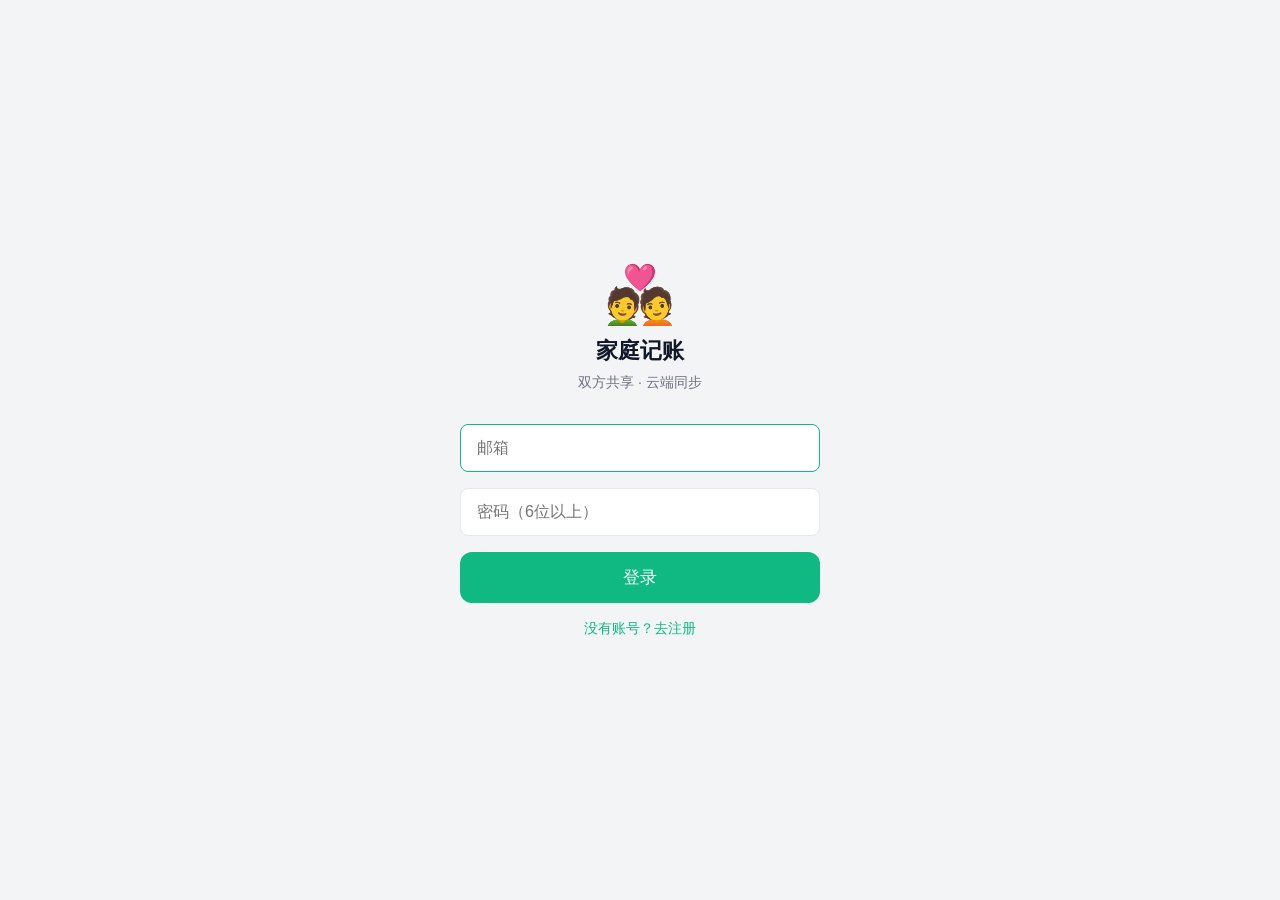
<file: index.html>
<!DOCTYPE html>
<html lang="zh-CN">
<head>
<meta charset="UTF-8">
<meta name="viewport" content="width=device-width,initial-scale=1,maximum-scale=1,user-scalable=no,viewport-fit=cover">
<meta name="theme-color" content="#10B981">
<meta name="apple-mobile-web-app-capable" content="yes">
<meta name="apple-mobile-web-app-status-bar-style" content="black-translucent">
<meta name="apple-mobile-web-app-title" content="家庭记账">
<link rel="apple-touch-icon" href="data:image/svg+xml,<svg xmlns='http://www.w3.org/2000/svg' viewBox='0 0 100 100'><rect width='100' height='100' rx='22' fill='%2310B981'/><text x='50' y='68' font-size='60' font-weight='bold' fill='white' text-anchor='middle' font-family='system-ui'>¥</text></svg>">
<link rel="icon" href="data:image/svg+xml,<svg xmlns='http://www.w3.org/2000/svg' viewBox='0 0 100 100'><rect width='100' height='100' rx='22' fill='%2310B981'/><text x='50' y='68' font-size='60' font-weight='bold' fill='white' text-anchor='middle' font-family='system-ui'>¥</text></svg>">
<link rel="manifest" href="./manifest.json">
<title>家庭记账</title>
  <script type="module" crossorigin src="./assets/index-BBAviy8T.js"></script>
  <link rel="modulepreload" crossorigin href="./assets/charts-DAw9JuPd.js">
  <link rel="stylesheet" crossorigin href="./assets/index-BR_Z8yIj.css">
</head>
<body>
<div id="root"></div>
</body>
</html>
</file>
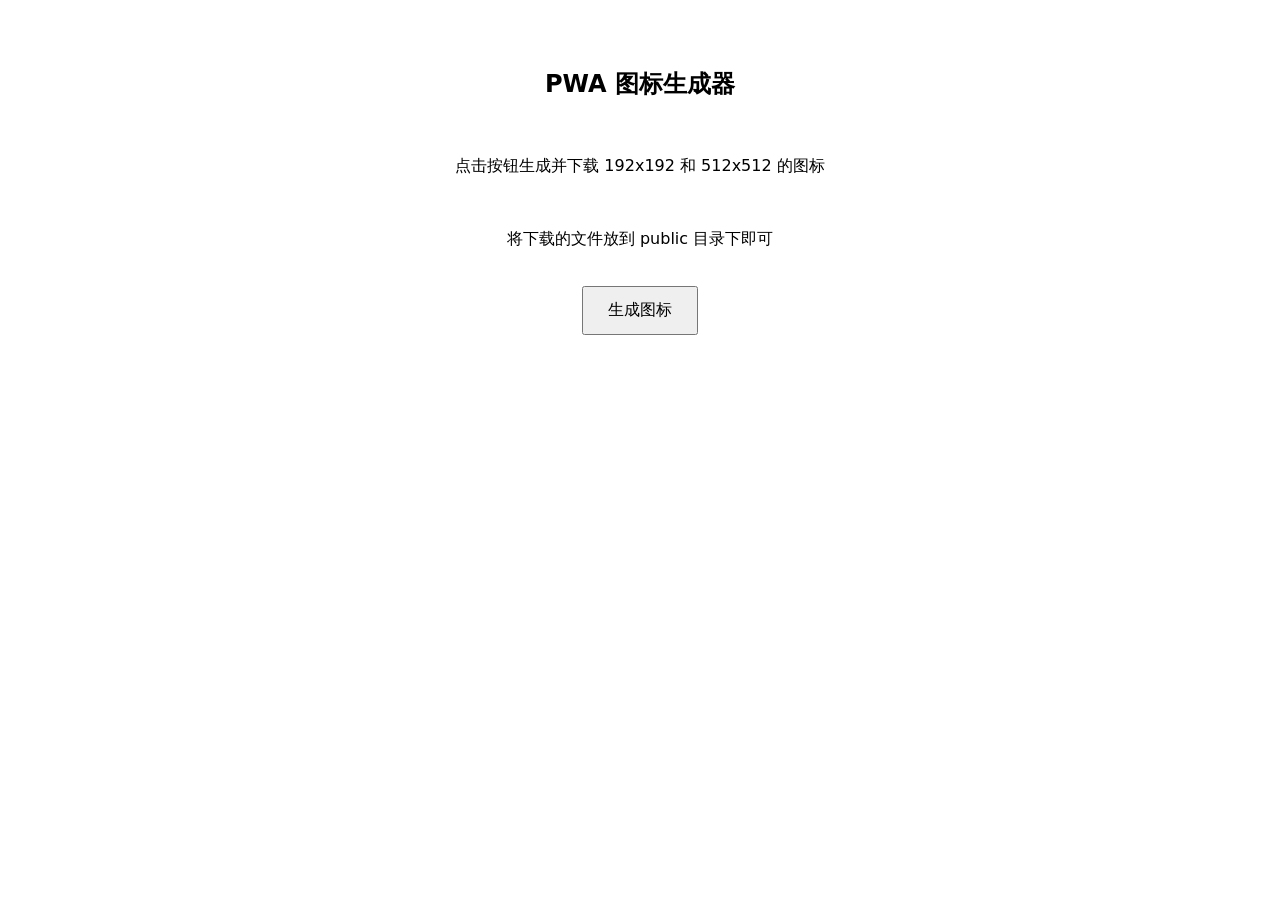
<file: generate-icons.html>
<!DOCTYPE html>
<html lang="zh">
<head>
  <meta charset="UTF-8">
  <title>生成图标</title>
  <style>
    body { font-family: system-ui; display: flex; flex-direction: column; align-items: center; padding: 40px; gap: 20px; }
    button { padding: 12px 24px; font-size: 16px; cursor: pointer; }
    canvas { display: none; }
  </style>
</head>
<body>
  <h2>PWA 图标生成器</h2>
  <p>点击按钮生成并下载 192x192 和 512x512 的图标</p>
  <p>将下载的文件放到 public 目录下即可</p>
  <button onclick="generate()">生成图标</button>
  <canvas id="c"></canvas>

  <script>
    function drawIcon(size) {
      const c = document.getElementById('c');
      c.width = size;
      c.height = size;
      const ctx = c.getContext('2d');

      // Background
      ctx.fillStyle = '#10B981';
      ctx.beginPath();
      ctx.roundRect(0, 0, size, size, size * 0.22);
      ctx.fill();

      // White ¥ symbol
      ctx.fillStyle = '#fff';
      ctx.font = `bold ${size * 0.45}px system-ui`;
      ctx.textAlign = 'center';
      ctx.textBaseline = 'middle';
      ctx.fillText('¥', size / 2, size / 2);
    }

    function download(size) {
      drawIcon(size);
      const c = document.getElementById('c');
      c.toBlob(blob => {
        const a = document.createElement('a');
        a.href = URL.createObjectURL(blob);
        a.download = 'icon-' + size + '.png';
        a.click();
      });
    }

    function generate() {
      download(192);
      setTimeout(() => download(512), 300);
    }
  </script>
</body>
</html>
</file>
<file: assets/index-BR_Z8yIj.css>
*,*:before,*:after{box-sizing:border-box;margin:0;padding:0}:root{--c-primary: #10B981;--c-primary-light: #D1FAE5;--c-primary-dark: #059669;--c-danger: #EF4444;--c-danger-light: #FEE2E2;--c-warning: #F59E0B;--c-warning-light: #FEF3C7;--c-bg: #F3F4F6;--c-surface: #FFFFFF;--c-text: #111827;--c-text-secondary: #6B7280;--c-text-muted: #9CA3AF;--c-border: #E5E7EB;--c-income: #10B981;--c-expense: #EF4444;--nav-h: 60px;--safe-bottom: env(safe-area-inset-bottom, 0px);--safe-top: env(safe-area-inset-top, 0px);--radius: 12px;--radius-sm: 8px;--shadow: 0 1px 3px rgba(0,0,0,.08), 0 1px 2px rgba(0,0,0,.06);--shadow-lg: 0 10px 15px -3px rgba(0,0,0,.08), 0 4px 6px -4px rgba(0,0,0,.04)}html,body,#root{height:100%;-webkit-tap-highlight-color:transparent;-webkit-font-smoothing:antialiased}body{font-family:-apple-system,BlinkMacSystemFont,Segoe UI,PingFang SC,Hiragino Sans GB,Microsoft YaHei,sans-serif;font-size:15px;color:var(--c-text);background:var(--c-bg);overscroll-behavior:none;user-select:none;-webkit-user-select:none}input,textarea,select{font:inherit;color:inherit}.app{display:flex;flex-direction:column;height:100%;max-width:480px;margin:0 auto;position:relative;background:var(--c-bg)}.page{flex:1;overflow-y:auto;padding:16px 16px calc(var(--nav-h) + var(--safe-bottom) + 16px);-webkit-overflow-scrolling:touch}.bottom-nav{position:fixed;bottom:0;left:50%;transform:translate(-50%);width:100%;max-width:480px;height:calc(var(--nav-h) + var(--safe-bottom));padding-bottom:var(--safe-bottom);background:var(--c-surface);border-top:1px solid var(--c-border);display:flex;align-items:center;justify-content:space-around;z-index:100}.nav-item{display:flex;flex-direction:column;align-items:center;gap:2px;padding:6px 12px;cursor:pointer;color:var(--c-text-muted);transition:color .15s;-webkit-tap-highlight-color:transparent;border:none;background:none;font:inherit;font-size:11px}.nav-item.active{color:var(--c-primary)}.nav-item .nav-icon{font-size:22px;line-height:1}.fab{position:fixed;bottom:calc(var(--nav-h) + var(--safe-bottom) + 20px);right:20px;width:56px;height:56px;border-radius:50%;background:var(--c-primary);color:#fff;border:none;font-size:28px;display:flex;align-items:center;justify-content:center;cursor:pointer;box-shadow:0 4px 12px #10b98166;z-index:90;transition:transform .15s,box-shadow .15s}.fab:active{transform:scale(.92);box-shadow:0 2px 6px #10b9814d}.card{background:var(--c-surface);border-radius:var(--radius);padding:16px;box-shadow:var(--shadow)}.card+.card{margin-top:12px}.stats-hero{text-align:center;padding:8px 0 16px}.stats-label{font-size:14px;color:var(--c-text-secondary);margin-bottom:4px}.stats-amount{font-size:40px;font-weight:700;letter-spacing:-1px;color:var(--c-text)}.stats-amount.expense{color:var(--c-expense)}.stats-row{display:flex;gap:12px;margin-top:12px}.stats-row>*{flex:1}.stat-card{background:var(--c-surface);border-radius:var(--radius);padding:14px;text-align:center;box-shadow:var(--shadow)}.stat-card .stat-value{font-size:22px;font-weight:700;margin-top:4px}.stat-card .stat-value.green{color:var(--c-income)}.stat-card .stat-value.red{color:var(--c-expense)}.stat-card .stat-label{font-size:12px;color:var(--c-text-secondary)}.alert-list{display:flex;flex-direction:column;gap:8px}.alert-item{display:flex;align-items:center;gap:10px;padding:10px 12px;border-radius:var(--radius-sm);background:var(--c-warning-light);font-size:13px}.alert-item.over{background:var(--c-danger-light)}.alert-bar-wrap{flex:1;height:6px;background:#00000014;border-radius:3px;overflow:hidden}.alert-bar{height:100%;border-radius:3px;background:var(--c-warning);transition:width .3s}.alert-bar.over{background:var(--c-danger)}.tx-item{display:flex;align-items:center;gap:12px;padding:12px 0}.tx-item+.tx-item{border-top:1px solid var(--c-border)}.tx-icon{width:40px;height:40px;border-radius:10px;background:var(--c-bg);display:flex;align-items:center;justify-content:center;font-size:20px;flex-shrink:0}.tx-info{flex:1;min-width:0}.tx-category{font-size:14px;font-weight:500}.tx-note{font-size:12px;color:var(--c-text-secondary);margin-top:2px;overflow:hidden;text-overflow:ellipsis;white-space:nowrap}.tx-date{font-size:11px;color:var(--c-text-muted);margin-top:2px}.tx-amount{font-size:16px;font-weight:600;font-variant-numeric:tabular-nums}.tx-amount.expense{color:var(--c-expense)}.tx-amount.income{color:var(--c-income)}.form-group{margin-bottom:16px}.form-label{font-size:13px;font-weight:500;color:var(--c-text-secondary);margin-bottom:6px;display:block}.input{width:100%;padding:12px 14px;border:1px solid var(--c-border);border-radius:var(--radius-sm);font-size:16px;background:var(--c-surface);transition:border-color .15s;outline:none}.input:focus{border-color:var(--c-primary)}.amount-input{font-size:36px;font-weight:700;text-align:center;padding:20px 14px;letter-spacing:-1px;border:none;border-bottom:2px solid var(--c-border);border-radius:0;width:100%;background:transparent}.amount-input:focus{border-bottom-color:var(--c-primary)}.btn{display:inline-flex;align-items:center;justify-content:center;gap:6px;padding:12px 20px;border-radius:var(--radius-sm);font-size:15px;font-weight:500;border:none;cursor:pointer;transition:opacity .15s,transform .1s}.btn:active{transform:scale(.97)}.btn-primary{background:var(--c-primary);color:#fff}.btn-danger{background:var(--c-danger);color:#fff}.btn-ghost{background:transparent;color:var(--c-text-secondary)}.btn-block{width:100%}.btn-lg{padding:14px 24px;font-size:17px;border-radius:var(--radius)}.type-toggle{display:flex;background:var(--c-bg);border-radius:var(--radius-sm);padding:3px;gap:3px}.type-toggle button{flex:1;padding:10px;border:none;background:transparent;border-radius:6px;font-size:14px;font-weight:500;cursor:pointer;color:var(--c-text-secondary);transition:all .15s}.type-toggle button.active{background:var(--c-surface);color:var(--c-text);box-shadow:0 1px 2px #0000000f}.cat-grid{display:flex;flex-wrap:wrap;gap:8px}.cat-chip{display:flex;align-items:center;gap:6px;padding:8px 14px;border-radius:20px;border:1px solid var(--c-border);background:var(--c-surface);font-size:14px;cursor:pointer;transition:all .15s}.cat-chip.selected{background:var(--c-primary-light);border-color:var(--c-primary);color:var(--c-primary-dark)}.cat-chip:active{transform:scale(.95)}.sub-cat-list{display:flex;flex-direction:column;gap:0}.sub-cat-item{display:flex;align-items:center;gap:10px;padding:12px 14px;cursor:pointer;border-radius:var(--radius-sm);transition:background .1s}.sub-cat-item:active{background:var(--c-bg)}.sub-cat-item .check{margin-left:auto;color:var(--c-primary);font-weight:700}.chart-section{margin-bottom:24px}.chart-title{font-size:16px;font-weight:600;margin-bottom:12px;padding:0 4px}.chart-wrap{background:var(--c-surface);border-radius:var(--radius);padding:16px 8px;box-shadow:var(--shadow)}.heatmap-wrap{overflow-x:auto;-webkit-overflow-scrolling:touch;padding:8px 0}.react-calendar-heatmap .react-calendar-heatmap__cell{cursor:pointer}.budget-item{display:flex;align-items:center;gap:12px;padding:14px;background:var(--c-surface);border-radius:var(--radius-sm);box-shadow:var(--shadow);margin-bottom:8px}.budget-item .budget-info{flex:1;min-width:0}.budget-item .budget-name{font-size:14px;font-weight:500}.budget-item .budget-meta{font-size:12px;color:var(--c-text-secondary);margin-top:4px}.budget-input{width:100px;text-align:right;font-size:16px;font-weight:600;border:1px solid var(--c-border);border-radius:6px;padding:8px 10px;outline:none}.budget-input:focus{border-color:var(--c-primary)}.month-picker{display:flex;align-items:center;justify-content:center;gap:16px;padding:8px 0}.month-picker button{width:32px;height:32px;border-radius:50%;border:1px solid var(--c-border);background:var(--c-surface);font-size:16px;cursor:pointer;display:flex;align-items:center;justify-content:center}.month-picker .month-label{font-size:16px;font-weight:600;min-width:120px;text-align:center}.filter-row{display:flex;gap:8px;margin-bottom:12px}.filter-chip{padding:6px 14px;border-radius:16px;border:1px solid var(--c-border);background:var(--c-surface);font-size:13px;cursor:pointer;transition:all .15s}.filter-chip.active{background:var(--c-primary);border-color:var(--c-primary);color:#fff}.settings-group{margin-bottom:20px}.settings-group-title{font-size:12px;font-weight:600;color:var(--c-text-muted);text-transform:uppercase;letter-spacing:.5px;padding:0 4px;margin-bottom:8px}.settings-item{display:flex;align-items:center;justify-content:space-between;padding:14px;background:var(--c-surface);cursor:pointer;transition:background .1s}.settings-item:first-of-type{border-radius:var(--radius-sm) var(--radius-sm) 0 0}.settings-item:last-of-type{border-radius:0 0 var(--radius-sm) var(--radius-sm)}.settings-item:only-of-type{border-radius:var(--radius-sm)}.settings-item+.settings-item{border-top:1px solid var(--c-border)}.settings-item:active{background:var(--c-bg)}.settings-item .si-left{display:flex;align-items:center;gap:10px}.settings-item .si-icon{font-size:18px}.settings-item .si-arrow{color:var(--c-text-muted)}.modal-overlay{position:fixed;inset:0;background:#0006;z-index:200;display:flex;align-items:flex-end;justify-content:center}.modal-sheet{background:var(--c-surface);border-radius:16px 16px 0 0;width:100%;max-width:480px;max-height:70vh;overflow-y:auto;padding:20px 16px calc(16px + var(--safe-bottom));animation:slideUp .25s ease-out}@keyframes slideUp{0%{transform:translateY(100%)}to{transform:translateY(0)}}.modal-handle{width:36px;height:4px;background:var(--c-border);border-radius:2px;margin:0 auto 16px}.empty-state{text-align:center;padding:48px 24px;color:var(--c-text-muted)}.empty-state .empty-icon{font-size:48px;margin-bottom:12px}.empty-state .empty-text{font-size:14px}.text-muted{color:var(--c-text-secondary)}.text-danger{color:var(--c-danger)}.text-success{color:var(--c-income)}.text-sm{font-size:13px}.text-xs{font-size:11px}.mt-8{margin-top:8px}.mt-12{margin-top:12px}.mt-16{margin-top:16px}.mb-8{margin-bottom:8px}.mb-16{margin-bottom:16px}.section-title{font-size:15px;font-weight:600;margin-bottom:10px;padding:0 4px}@keyframes fadeIn{0%{opacity:0;transform:translateY(8px)}to{opacity:1;transform:translateY(0)}}.fade-in{animation:fadeIn .3s ease-out}.date-sep{font-size:12px;color:var(--c-text-muted);padding:8px 4px;margin-top:8px}::-webkit-scrollbar{width:0;height:0}
</file>
